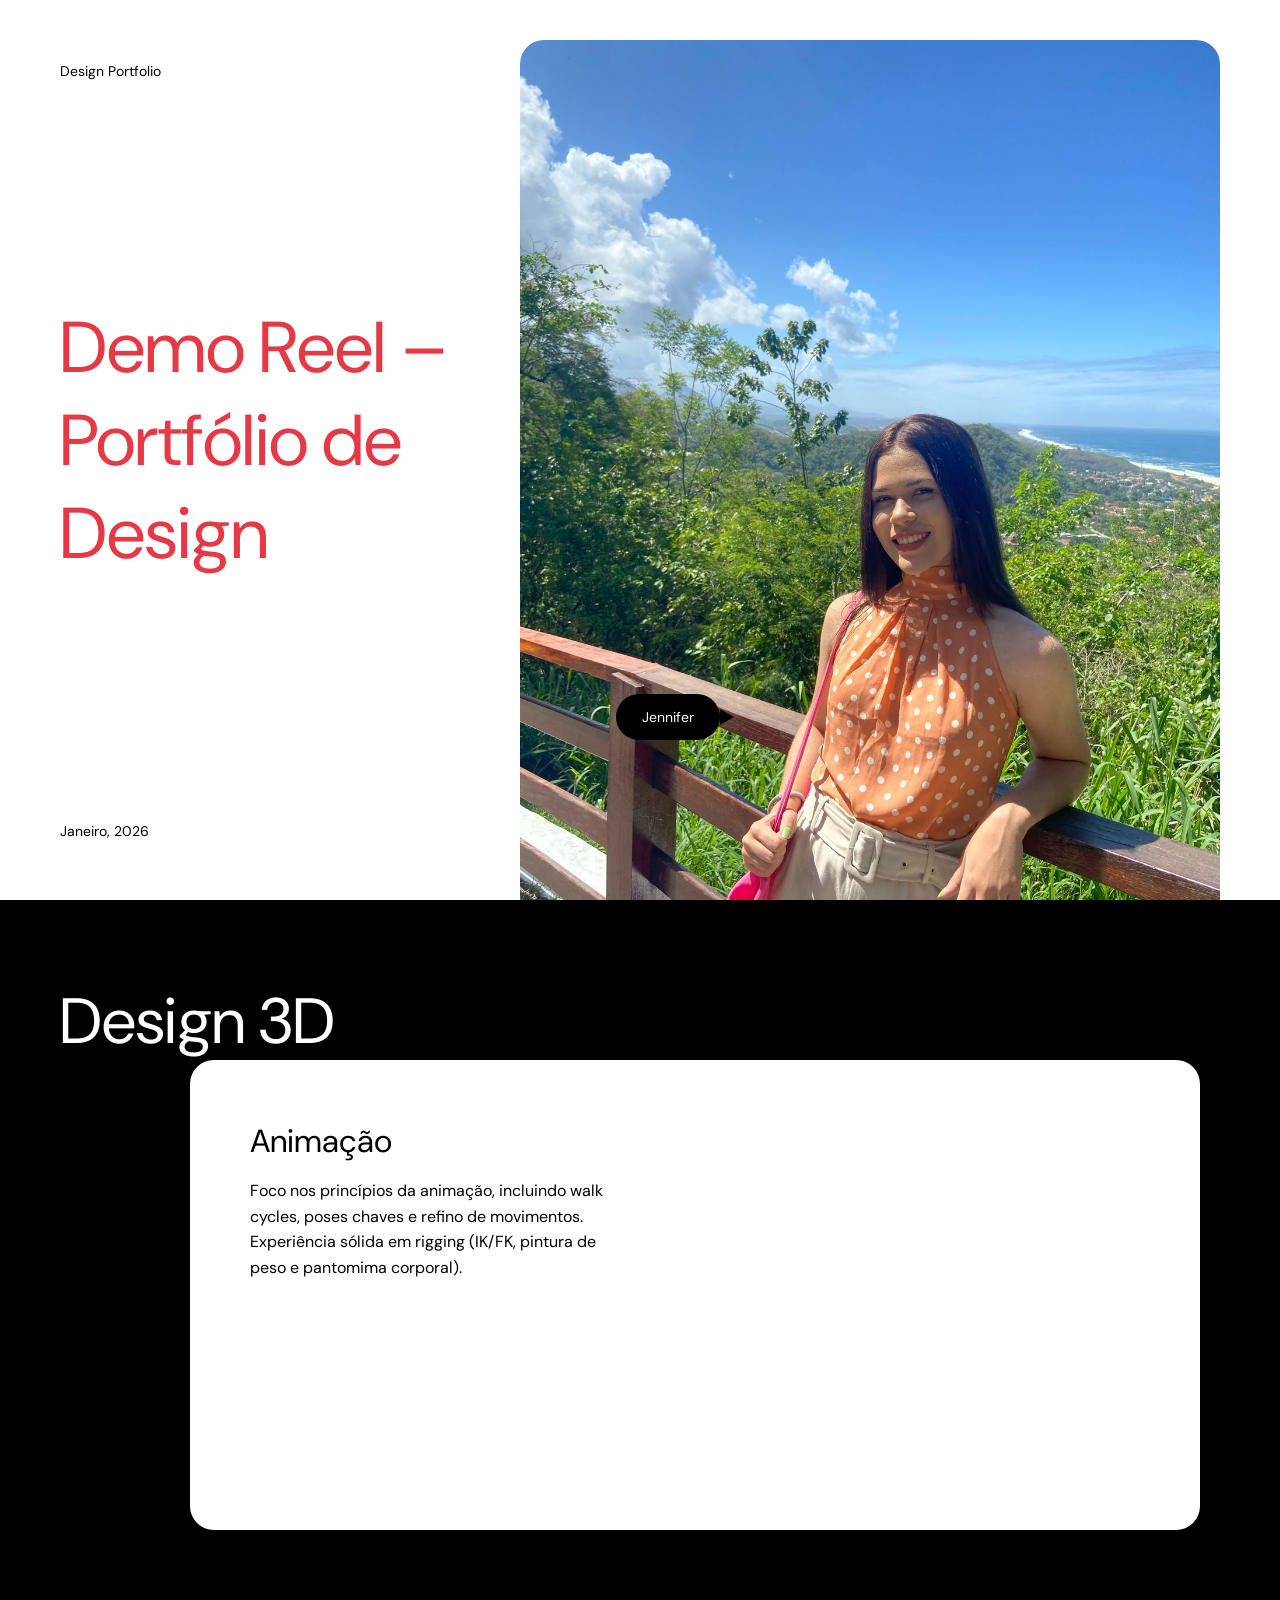
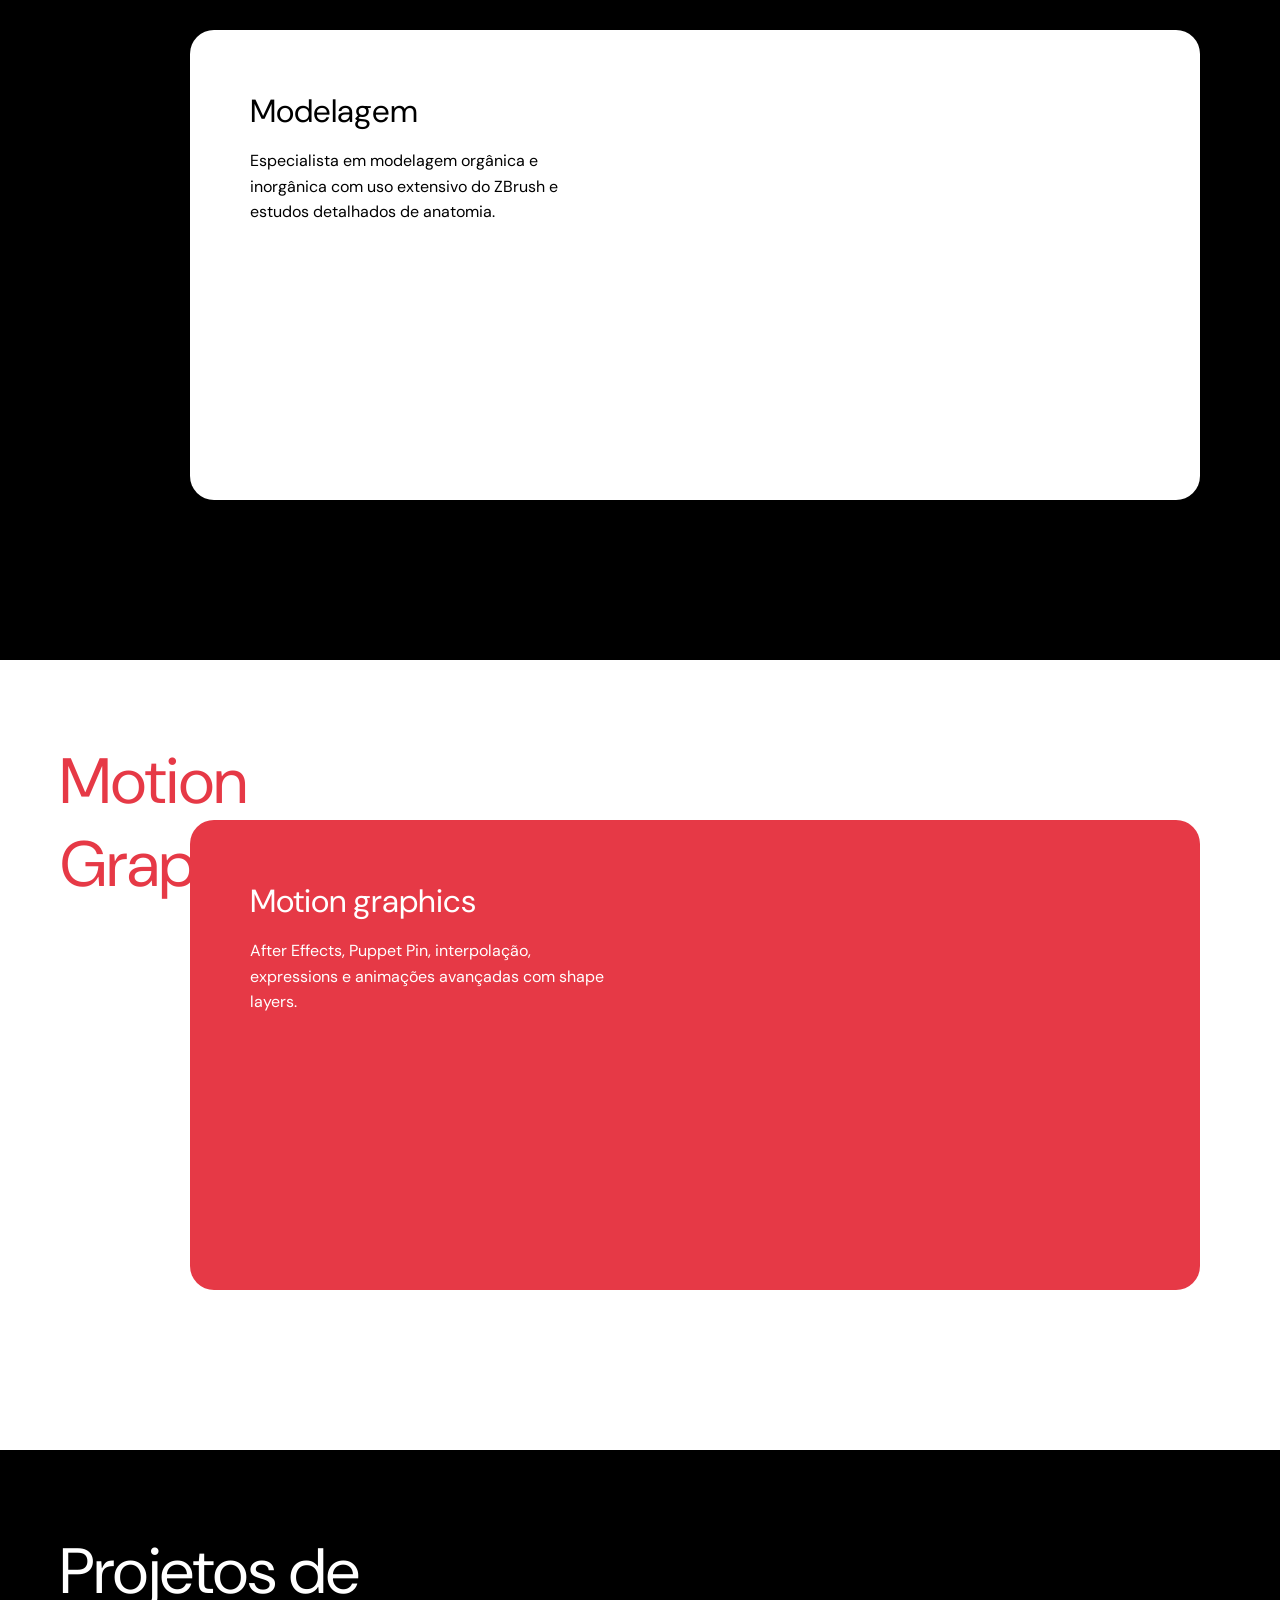
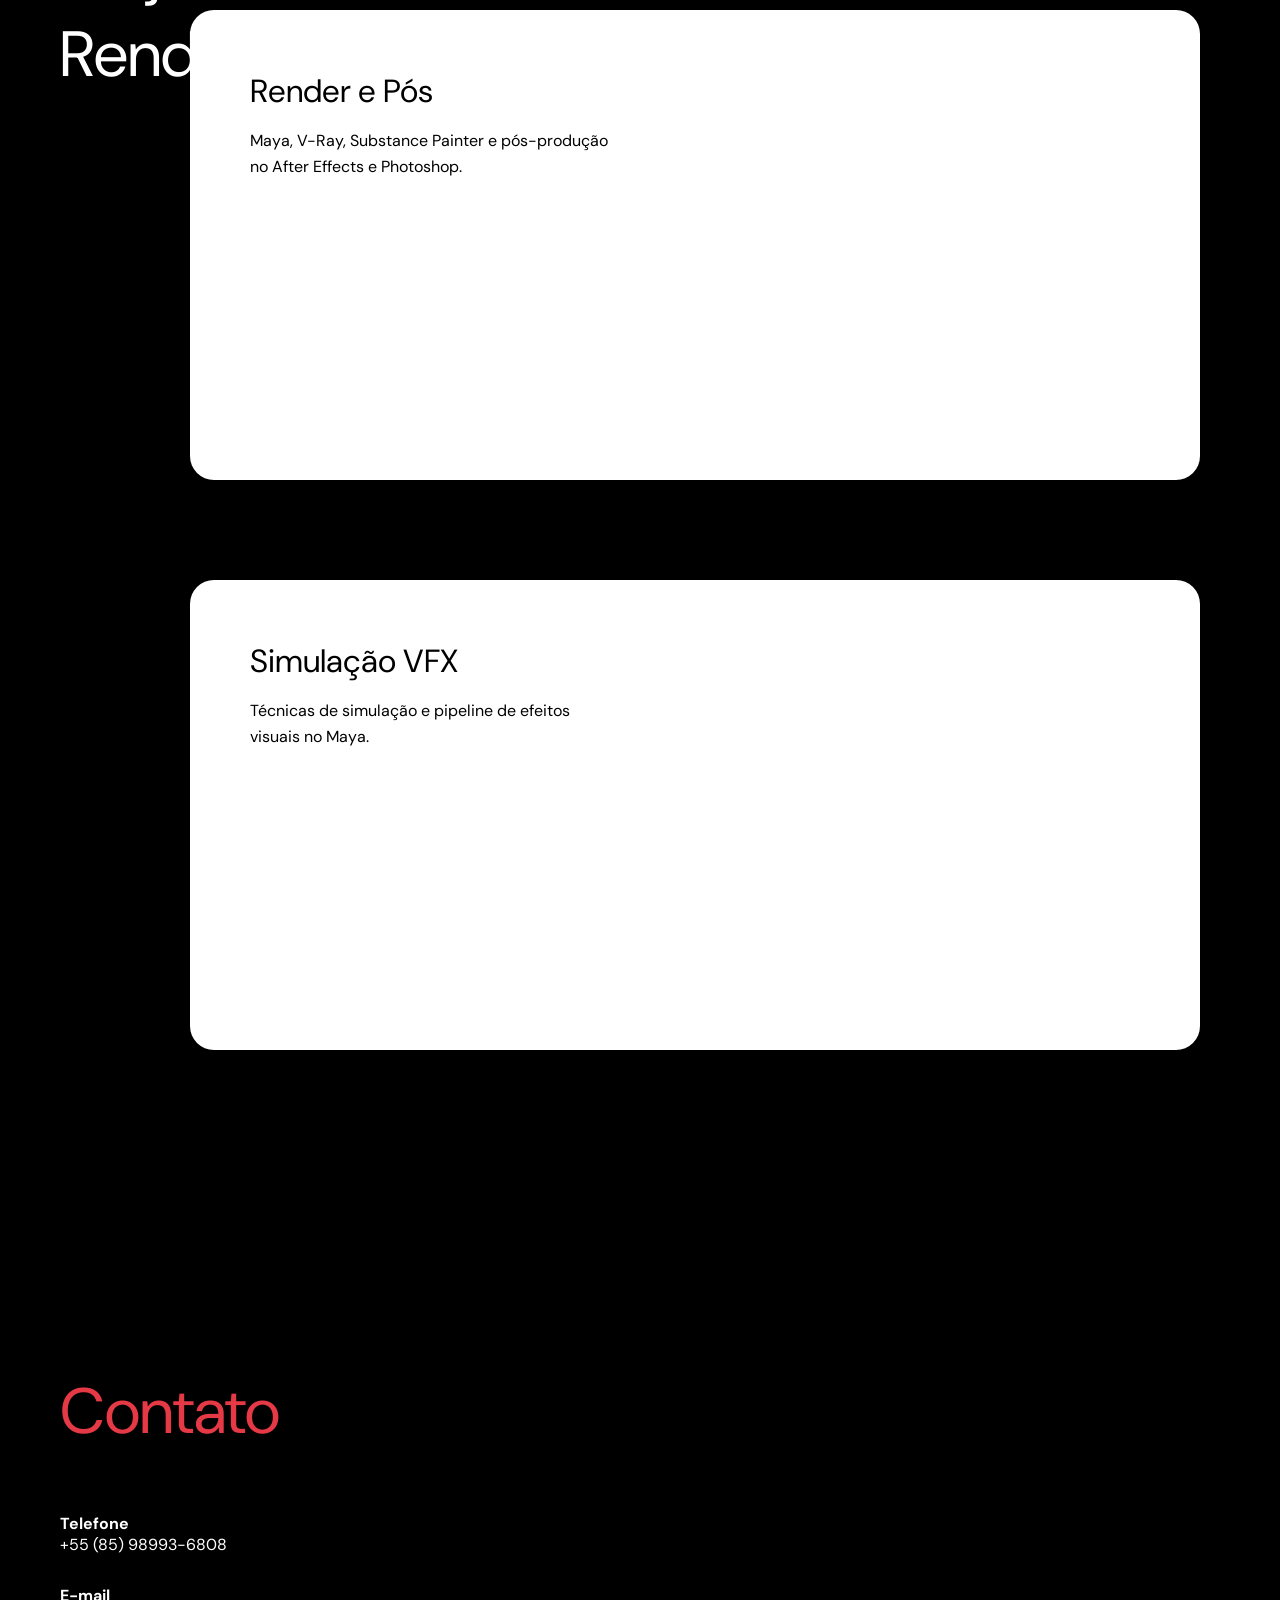
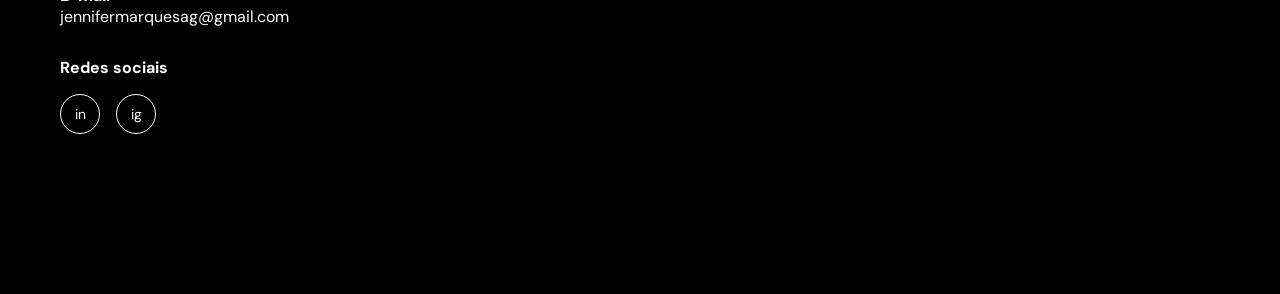
<file: index.html>
<!DOCTYPE html>
<html lang="pt-BR">
<head>
  <meta charset="UTF-8">
  <meta name="viewport" content="width=device-width, initial-scale=1.0">
  <title>Portfólio – Jennifer</title>

  <link rel="preconnect" href="https://fonts.googleapis.com">
  <link rel="preconnect" href="https://fonts.gstatic.com" crossorigin>
  <link href="https://fonts.googleapis.com/css2?family=DM+Sans:wght@400;500&display=swap" rel="stylesheet">

  <style>
    * {
      margin: 0;
      padding: 0;
      box-sizing: border-box;
    }

    body {
      font-family: 'DM Sans', sans-serif;
      background: black;
      color: white;
      font-weight: 400;
      overflow-x: hidden;
    }

    /* ─── HERO ─── */
    .hero {
      background: white;
      color: black;
      min-height: 100vh;
      padding: 60px;
      position: relative;
      opacity: 0;
      animation: fadeInUp 0.9s ease forwards;
    }

    .hero-title {
      font-size: 72px;
      color: #e63946;
      margin-top: 220px;
      font-weight: 400;
      animation: fadeInUp 1s 0.2s ease both;
    }

    .mini-title {
      font-size: 14px;
    }

    .date {
      position: absolute;
      bottom: 60px;
      font-size: 14px;
    }

    .hero-photo {
      position: absolute;
      right: 60px;
      top: 40px;
      width: 700px;
      border-radius: 24px;
      animation: fadeIn 1.2s 0.3s ease both;
    }

    .name-badge {
      position: absolute;
      right: 560px;
      bottom: 160px;
      background: black;
      color: white;
      padding: 14px 26px;
      border-radius: 30px;
      font-size: 14px;
      animation: fadeIn 1s 0.6s ease both;
    }

    .name-badge .arrow {
      position: absolute;
      right: -14px;
      top: 50%;
      transform: translateY(-50%);
      width: 0;
      height: 0;
      border-left: 14px solid black;
      border-top: 8px solid transparent;
      border-bottom: 8px solid transparent;
    }

    /* ─── SECTIONS ─── */
    .section {
      padding: 160px 0;
      position: relative;
    }

    .dark { background: black; }
    .white-bg { background: white; }

    /* ─── TITLES ─── */
    .side-title {
      font-size: 64px;
      position: absolute;
      left: 60px;
      top: 80px;
      font-weight: 400;
    }

    .side-title.red { color: #e63946; }

    /* ─── CARDS ─── */
    .cards {
      margin-left: auto;
      margin-right: 80px;
      width: 1010px;
      display: flex;
      flex-direction: column;
      gap: 100px;
    }

    .card {
      border-radius: 24px;
      padding: 60px;
      display: flex;
      justify-content: space-between;
      align-items: flex-start;
      transition: transform 0.3s ease, box-shadow 0.3s ease;
    }

    .card.white { background: white; color: black; }
    .card.red   { background: #e63946; color: white; }

    .card img {
      width: 520px;
      height: 350px;
      object-fit: cover;
      border-radius: 16px;
    }

    .card video {
      width: 520px;
      height: 350px;
      object-fit: cover;
      border-radius: 16px;
    }

    .card .text { width: 360px; }

    .card h3 {
      font-size: 32px;
      margin-bottom: 16px;
      font-weight: 400;
    }

    .card p {
      font-size: 16px;
      line-height: 1.6;
    }

    /* ─── CARD LINKS ─── */
    .card-link {
      text-decoration: none;
      color: inherit;
      display: block;
    }

    .card-link:hover .card {
      transform: scale(1.01);
      box-shadow: 0 12px 40px rgba(0,0,0,0.18);
    }

    /* ─── CONTATO ─── */
    .contato { padding-left: 60px; }

    .contato-titulo {
      font-size: 64px;
      color: #e63946;
      margin-bottom: 60px;
      font-weight: 400;
    }

    .contato-info p { margin-bottom: 30px; }

    .icones {
      margin-top: 16px;
      display: flex;
      gap: 16px;
    }

    .icones a {
      width: 40px;
      height: 40px;
      border-radius: 50%;
      border: 1px solid white;
      display: flex;
      align-items: center;
      justify-content: center;
      color: white;
      text-decoration: none;
      font-size: 14px;
      transition: background 0.2s;
    }

    .icones a:hover { background: #e63946; border-color: #e63946; }

    /* ─── SCROLL REVEAL ─── */
    .reveal {
      opacity: 0;
      transform: translateY(40px);
      transition: opacity 0.7s ease, transform 0.7s ease;
    }

    .reveal.visible {
      opacity: 1;
      transform: translateY(0);
    }

    /* ─── KEYFRAMES ─── */
    @keyframes fadeInUp {
      from { opacity: 0; transform: translateY(30px); }
      to   { opacity: 1; transform: translateY(0); }
    }

    @keyframes fadeIn {
      from { opacity: 0; }
      to   { opacity: 1; }
    }

    /* ─── MOBILE ─── */
    @media (max-width: 768px) {
      .section { padding: 100px 20px; }

      .hero { padding: 40px 20px; min-height: auto; }
      .mini-title { font-size: 12px; }
      .hero-title { font-size: 42px; margin-top: 40px; }

      .date { position: static; display: block; margin-top: 20px; }

      .hero-photo { position: static; width: 100%; margin-top: 40px; }

      .name-badge { position: relative; right: auto; bottom: auto; margin-top: 16px; width: fit-content; }
      .name-badge .arrow { display: none; }

      .side-title { position: static; font-size: 42px; margin-bottom: 40px; }

      .cards { width: 100%; margin: 0; gap: 60px; }

      .card { flex-direction: column; padding: 32px 24px; }
      .card .text { width: 100%; margin-bottom: 24px; }
      .card img,
      .card video { width: 100%; height: auto; }
      .card h3 { font-size: 24px; }
      .card p  { font-size: 15px; }

      .contato { padding: 80px 20px; }
      .contato-titulo { font-size: 42px; }
      .icones a { width: 44px; height: 44px; }
    }

    @media (prefers-reduced-motion: reduce) {
      .reveal, .hero, .hero-title, .hero-photo, .name-badge {
        transition: none;
        animation: none;
        opacity: 1;
        transform: none;
      }
    }
  </style>
</head>

<body>

<!-- HERO -->
<section class="hero">
  <span class="mini-title">Design Portfolio</span>

  <h1 class="hero-title">
    Demo Reel –<br>
    Portfólio de<br>
    Design
  </h1>

  <span class="date">Janeiro, 2026</span>

  <img class="hero-photo" src="minhafoto.jpeg" alt="Jennifer">

  <div class="name-badge">
    Jennifer
    <span class="arrow"></span>
  </div>
</section>


<!-- DESIGN 3D -->
<section class="section dark">
  <h2 class="side-title reveal">Design 3D</h2>

  <div class="cards">

    <a href="animacao.html" class="card-link reveal">
      <div class="card white">
        <div class="text">
          <h3>Animação</h3>
          <p>
            Foco nos princípios da animação, incluindo walk cycles,
            poses chaves e refino de movimentos. Experiência sólida
            em rigging (IK/FK, pintura de peso e pantomima corporal).
          </p>
        </div>
        <video src="animacao.mp4" autoplay loop muted playsinline></video>
      </div>
    </a>

    <div class="card white reveal">
      <div class="text">
        <h3>Modelagem</h3>
        <p>
          Especialista em modelagem orgânica e inorgânica com uso
          extensivo do ZBrush e estudos detalhados de anatomia.
        </p>
      </div>
      <video src="modelagem.mp4" autoplay loop muted playsinline></video>
    </div>

  </div>
</section>


<!-- MOTION -->
<section class="section white-bg">
  <h2 class="side-title red reveal">
    Motion<br>Graphics
  </h2>

  <div class="cards">

    <div class="card red reveal">
      <div class="text">
        <h3>Motion graphics</h3>
        <p>
          After Effects, Puppet Pin, interpolação, expressions
          e animações avançadas com shape layers.
        </p>
      </div>
      <video src="motion.mp4" autoplay loop muted playsinline></video>
    </div>

  </div>
</section>


<!-- RENDER -->
<section class="section dark">
  <h2 class="side-title reveal">Projetos de<br>Renderização</h2>

  <div class="cards">

    <a href="render.html" class="card-link reveal">
      <div class="card white">
        <div class="text">
          <h3>Render e Pós</h3>
          <p>
            Maya, V-Ray, Substance Painter e pós-produção
            no After Effects e Photoshop.
          </p>
        </div>
        <video src="render.mp4" autoplay loop muted playsinline></video>
      </div>
    </a>

    <div class="card white reveal">
      <div class="text">
        <h3>Simulação VFX</h3>
        <p>
          Técnicas de simulação e pipeline de efeitos visuais no Maya.
        </p>
      </div>
      <video src="simulacao.mp4" autoplay loop muted playsinline></video>
    </div>

  </div>
</section>


<!-- CONTATO -->
<section class="section dark contato">
  <h2 class="contato-titulo reveal">Contato</h2>

  <div class="contato-info reveal">
    <p><strong>Telefone</strong><br>+55 (85) 98993-6808</p>
    <p><strong>E-mail</strong><br>jennifermarquesag@gmail.com</p>

    <div class="redes">
      <strong>Redes sociais</strong>
      <div class="icones">
        <a href="https://www.linkedin.com/in/jennifer-aguiar-238051259?utm_source=share&utm_campaign=share_via&utm_content=profile&utm_medium=ios_app" target="_blank">in</a>
        <a href="https://www.instagram.com/jennymaguiar?igsh=MWFxdjE0dzBubXlvYg%3D%3D&utm_source=qr" target="_blank">ig</a>
      </div>
    </div>
  </div>
</section>


<script>
  // Scroll reveal
  const observer = new IntersectionObserver((entries) => {
    entries.forEach(entry => {
      if (entry.isIntersecting) {
        entry.target.classList.add('visible');
        observer.unobserve(entry.target);
      }
    });
  }, { threshold: 0.12 });

  document.querySelectorAll('.reveal').forEach(el => observer.observe(el));
</script>

</body>
</html>
</file>
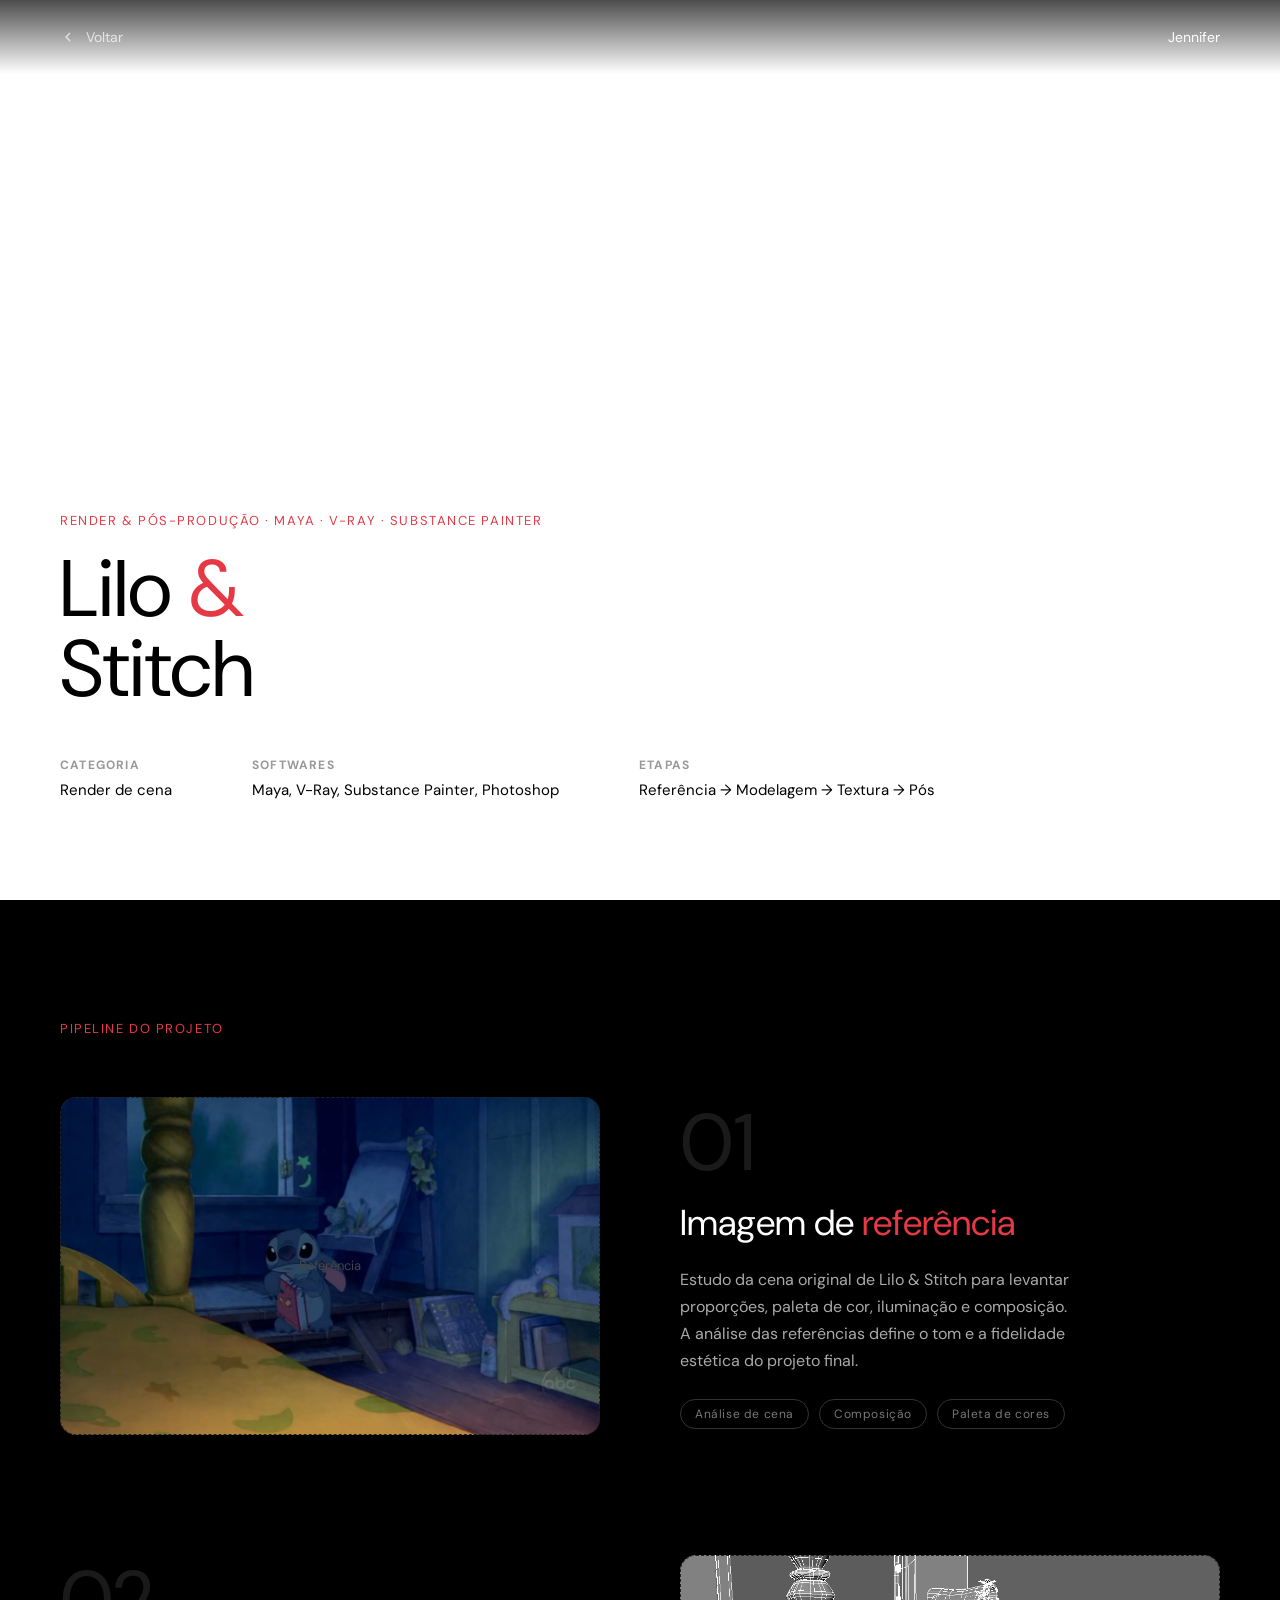
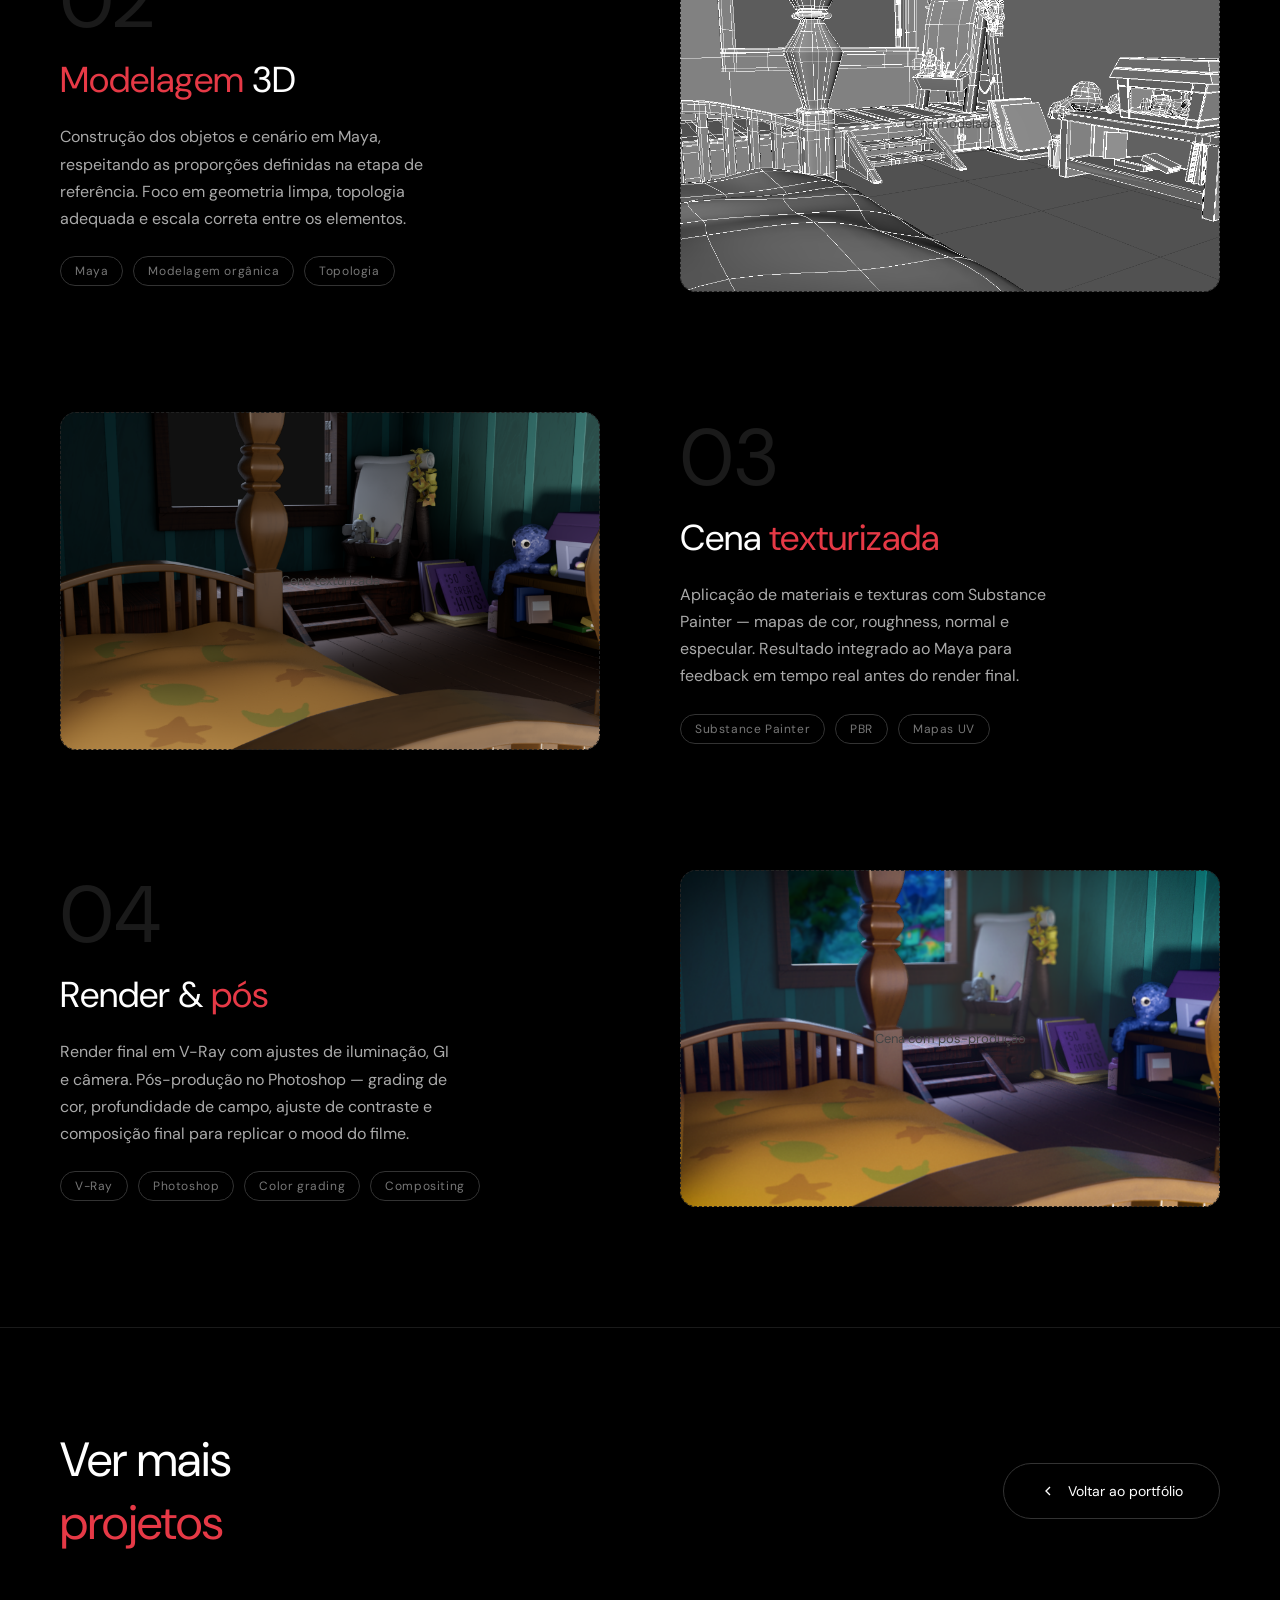
<file: render.html>
<!DOCTYPE html>
<html lang="pt-BR">
<head>
  <meta charset="UTF-8">
  <meta name="viewport" content="width=device-width, initial-scale=1.0">
  <title>Render – Lilo & Stitch | Jennifer</title>

  <link rel="preconnect" href="https://fonts.googleapis.com">
  <link rel="preconnect" href="https://fonts.gstatic.com" crossorigin>
  <link href="https://fonts.googleapis.com/css2?family=DM+Sans:wght@400;500&display=swap" rel="stylesheet">

  <style>
    * { margin: 0; padding: 0; box-sizing: border-box; }

    body {
      font-family: 'DM Sans', sans-serif;
      background: black;
      color: white;
      font-weight: 400;
      overflow-x: hidden;
    }

    /* ─── NAV ─── */
    nav {
      position: fixed;
      top: 0; left: 0; right: 0;
      z-index: 100;
      padding: 28px 60px;
      display: flex;
      align-items: center;
      justify-content: space-between;
      background: linear-gradient(to bottom, rgba(0,0,0,0.7) 0%, transparent 100%);
    }

    .nav-back {
      color: white;
      text-decoration: none;
      font-size: 14px;
      display: flex;
      align-items: center;
      gap: 10px;
      opacity: 0.7;
      transition: opacity 0.2s;
    }

    .nav-back:hover { opacity: 1; }

    .nav-back svg {
      width: 16px;
      height: 16px;
      stroke: currentColor;
      fill: none;
      stroke-width: 2;
    }

    .nav-logo {
      font-size: 14px;
      color: white;
      text-decoration: none;
    }

    /* ─── HERO ─── */
    .project-hero {
      min-height: 100vh;
      background: white;
      color: black;
      padding: 160px 60px 100px;
      display: flex;
      flex-direction: column;
      justify-content: flex-end;
      position: relative;
      animation: fadeIn 0.8s ease both;
    }

    .project-tag {
      font-size: 13px;
      letter-spacing: 0.12em;
      text-transform: uppercase;
      color: #e63946;
      margin-bottom: 20px;
    }

    .project-hero h1 {
      font-size: 80px;
      font-weight: 400;
      line-height: 1;
      max-width: 700px;
    }

    .project-hero h1 em {
      color: #e63946;
      font-style: normal;
    }

    .hero-meta {
      margin-top: 48px;
      display: flex;
      gap: 80px;
    }

    .meta-item strong {
      display: block;
      font-size: 12px;
      letter-spacing: 0.1em;
      text-transform: uppercase;
      margin-bottom: 6px;
      color: #999;
    }

    .meta-item span { font-size: 15px; }

    /* ─── PIPELINE ─── */
    .pipeline {
      padding: 120px 60px;
      background: black;
    }

    .section-label {
      font-size: 13px;
      letter-spacing: 0.12em;
      text-transform: uppercase;
      color: #e63946;
      margin-bottom: 60px;
    }

    /* ─── STEPS ─── */
    .steps {
      display: flex;
      flex-direction: column;
      gap: 120px;
    }

    .step {
      display: grid;
      grid-template-columns: 1fr 1fr;
      gap: 80px;
      align-items: center;
      opacity: 0;
      transform: translateY(40px);
      transition: opacity 0.7s ease, transform 0.7s ease;
    }

    .step.visible {
      opacity: 1;
      transform: translateY(0);
    }

    .step.reverse { direction: rtl; }
    .step.reverse > * { direction: ltr; }

    .step-image {
      width: 100%;
      aspect-ratio: 16/10;
      object-fit: cover;
      border-radius: 16px;
      background: #111;
      display: block;
    }

    /* placeholder quando imagem não carrega */
    .step-image-wrap {
      position: relative;
    }

    .step-image-wrap::after {
      content: attr(data-label);
      position: absolute;
      inset: 0;
      display: flex;
      align-items: center;
      justify-content: center;
      font-size: 13px;
      color: #444;
      border-radius: 16px;
      border: 1px dashed #222;
      pointer-events: none;
    }

    .step-info { }

    .step-number {
      font-size: 80px;
      font-weight: 400;
      color: #1a1a1a;
      line-height: 1;
      margin-bottom: 16px;
      user-select: none;
    }

    .step-title {
      font-size: 36px;
      font-weight: 400;
      margin-bottom: 20px;
    }

    .step-title span { color: #e63946; }

    .step-desc {
      font-size: 16px;
      line-height: 1.7;
      color: #aaa;
      max-width: 400px;
    }

    .step-tools {
      margin-top: 24px;
      display: flex;
      flex-wrap: wrap;
      gap: 10px;
    }

    .tool-tag {
      font-size: 12px;
      padding: 6px 14px;
      border-radius: 20px;
      border: 1px solid #333;
      color: #777;
      letter-spacing: 0.05em;
    }

    /* ─── FINAL ─── */
    .final-section {
      padding: 120px 60px;
      background: #0a0a0a;
    }

    .final-section .section-label { margin-bottom: 40px; }

    .final-grid {
      display: grid;
      grid-template-columns: 1fr 1fr;
      gap: 24px;
    }

    .final-grid img {
      width: 100%;
      aspect-ratio: 16/10;
      object-fit: cover;
      border-radius: 16px;
      background: #111;
      display: block;
      border: 1px dashed #1f1f1f;
      transition: transform 0.3s ease;
    }

    .final-grid img:hover { transform: scale(1.02); }

    .final-grid img:first-child {
      grid-column: 1 / -1;
      aspect-ratio: 16/7;
    }

    /* ─── FOOTER CTA ─── */
    .footer-cta {
      padding: 100px 60px;
      background: black;
      display: flex;
      align-items: center;
      justify-content: space-between;
      border-top: 1px solid #1a1a1a;
    }

    .footer-cta h2 {
      font-size: 48px;
      font-weight: 400;
    }

    .footer-cta h2 em { color: #e63946; font-style: normal; }

    .back-btn {
      display: inline-flex;
      align-items: center;
      gap: 12px;
      padding: 18px 36px;
      border-radius: 50px;
      border: 1px solid #333;
      color: white;
      text-decoration: none;
      font-size: 14px;
      transition: background 0.2s, border-color 0.2s;
    }

    .back-btn:hover { background: #e63946; border-color: #e63946; }

    /* ─── KEYFRAMES ─── */
    @keyframes fadeIn {
      from { opacity: 0; }
      to   { opacity: 1; }
    }

    /* ─── MOBILE ─── */
    @media (max-width: 768px) {
      nav { padding: 20px 24px; }

      .project-hero { padding: 120px 24px 80px; }
      .project-hero h1 { font-size: 48px; }
      .hero-meta { flex-direction: column; gap: 24px; }

      .pipeline { padding: 80px 24px; }
      .final-section { padding: 80px 24px; }
      .footer-cta { padding: 60px 24px; flex-direction: column; gap: 40px; align-items: flex-start; }
      .footer-cta h2 { font-size: 36px; }

      .step {
        grid-template-columns: 1fr;
        gap: 40px;
      }
      .step.reverse { direction: ltr; }

      .step-number { font-size: 56px; }
      .step-title { font-size: 28px; }

      .final-grid { grid-template-columns: 1fr; }
      .final-grid img:first-child { grid-column: 1; aspect-ratio: 16/10; }
    }

    @media (prefers-reduced-motion: reduce) {
      .step { transition: none; opacity: 1; transform: none; }
    }
  </style>
</head>

<body>

<!-- NAV -->
<nav>
  <a href="index.html" class="nav-back">
    <svg viewBox="0 0 24 24"><polyline points="15 18 9 12 15 6"/></svg>
    Voltar
  </a>
  <a href="index.html" class="nav-logo">Jennifer</a>
</nav>


<!-- HERO -->
<section class="project-hero">
  <p class="project-tag">Render &amp; Pós-Produção · Maya · V-Ray · Substance Painter</p>
  <h1>Lilo <em>&</em><br>Stitch</h1>
  <div class="hero-meta">
    <div class="meta-item">
      <strong>Categoria</strong>
      <span>Render de cena</span>
    </div>
    <div class="meta-item">
      <strong>Softwares</strong>
      <span>Maya, V-Ray, Substance Painter, Photoshop</span>
    </div>
    <div class="meta-item">
      <strong>Etapas</strong>
      <span>Referência → Modelagem → Textura → Pós</span>
    </div>
  </div>
</section>


<!-- PIPELINE -->
<section class="pipeline">
  <p class="section-label">Pipeline do projeto</p>

  <div class="steps">

    <!-- STEP 1 – Referência -->
    <div class="step">
      <div class="step-image-wrap" data-label="Referência">
        <img class="step-image" src="ref-cenario.png" alt="Imagem de referência – Lilo & Stitch">
      </div>
      <div class="step-info">
        <p class="step-number">01</p>
        <h2 class="step-title">Imagem de <span>referência</span></h2>
        <p class="step-desc">
          Estudo da cena original de Lilo &amp; Stitch para levantar proporções,
          paleta de cor, iluminação e composição. A análise das referências define
          o tom e a fidelidade estética do projeto final.
        </p>
        <div class="step-tools">
          <span class="tool-tag">Análise de cena</span>
          <span class="tool-tag">Composição</span>
          <span class="tool-tag">Paleta de cores</span>
        </div>
      </div>
    </div>

    <!-- STEP 2 – Modelagem -->
    <div class="step reverse">
      <div class="step-image-wrap" data-label="Cena modelada">
        <img class="step-image" src="CENARIO.png" alt="Modelagem 3D da cena">
      </div>
      <div class="step-info">
        <p class="step-number">02</p>
        <h2 class="step-title"><span>Modelagem</span> 3D</h2>
        <p class="step-desc">
          Construção dos objetos e cenário em Maya, respeitando as proporções
          definidas na etapa de referência. Foco em geometria limpa,
          topologia adequada e escala correta entre os elementos.
        </p>
        <div class="step-tools">
          <span class="tool-tag">Maya</span>
          <span class="tool-tag">Modelagem orgânica</span>
          <span class="tool-tag">Topologia</span>
        </div>
      </div>
    </div>

    <!-- STEP 3 – Texturização -->
    <div class="step">
      <div class="step-image-wrap" data-label="Cena texturizada">
        <img class="step-image" src="CENA.png" alt="Cena texturizada">
      </div>
      <div class="step-info">
        <p class="step-number">03</p>
        <h2 class="step-title">Cena <span>texturizada</span></h2>
        <p class="step-desc">
          Aplicação de materiais e texturas com Substance Painter — mapas de cor,
          roughness, normal e especular. Resultado integrado ao Maya para
          feedback em tempo real antes do render final.
        </p>
        <div class="step-tools">
          <span class="tool-tag">Substance Painter</span>
          <span class="tool-tag">PBR</span>
          <span class="tool-tag">Mapas UV</span>
        </div>
      </div>
    </div>

    <!-- STEP 4 – Pós-produção -->
    <div class="step reverse">
      <div class="step-image-wrap" data-label="Cena com pós-produção">
        <img class="step-image" src="CENA_COM_POS.png" alt="Render com pós-produção">
      </div>
      <div class="step-info">
        <p class="step-number">04</p>
        <h2 class="step-title">Render &amp; <span>pós</span></h2>
        <p class="step-desc">
          Render final em V-Ray com ajustes de iluminação, GI e câmera.
          Pós-produção no Photoshop — grading de cor, profundidade de campo,
          ajuste de contraste e composição final para replicar o mood do filme.
        </p>
        <div class="step-tools">
          <span class="tool-tag">V-Ray</span>
          <span class="tool-tag">Photoshop</span>
          <span class="tool-tag">Color grading</span>
          <span class="tool-tag">Compositing</span>
        </div>
      </div>
    </div>

  </div>
</section>


<!-- FOOTER CTA -->
<footer class="footer-cta">
  <h2>Ver mais<br><em>projetos</em></h2>
  <a href="index.html" class="back-btn">
    <svg width="16" height="16" viewBox="0 0 24 24" fill="none" stroke="currentColor" stroke-width="2">
      <polyline points="15 18 9 12 15 6"/>
    </svg>
    Voltar ao portfólio
  </a>
</footer>


<script>
  // Scroll reveal para os steps
  const observer = new IntersectionObserver((entries) => {
    entries.forEach(entry => {
      if (entry.isIntersecting) {
        entry.target.classList.add('visible');
        observer.unobserve(entry.target);
      }
    });
  }, { threshold: 0.1 });

  document.querySelectorAll('.step').forEach(el => observer.observe(el));
</script>

</body>
</html>
</file>
